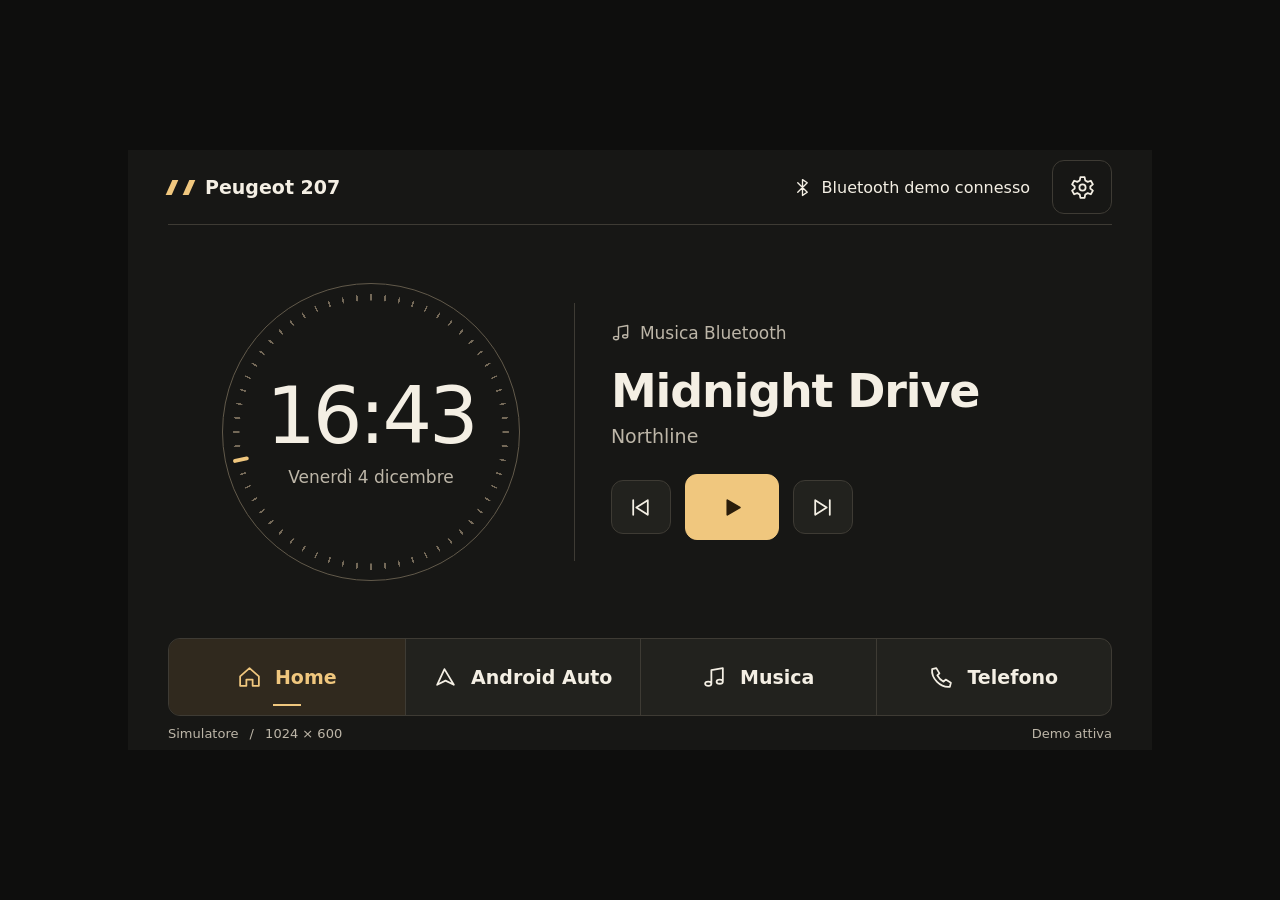
<file: simulatore/index.html>
<!doctype html>
<html lang="it">
<head>
<meta charset="utf-8">
<meta name="viewport" content="width=device-width, initial-scale=1">
<title>Peugeot 207 — Simulatore launcher</title>
<link rel="stylesheet" href="style.css">
<script src="demo.js" defer></script>
<script src="app.js" defer></script>
</head>
<body>
<main id="frame" aria-label="Simulatore autoradio Peugeot 207">
  <div id="display">
    <header>
      <button id="home" class="brand" data-go="home" aria-label="Torna alla Home"><span class="brand-mark" aria-hidden="true"></span> Peugeot 207</button>
      <div class="header-actions">
        <span id="status" role="status"></span>
        <button class="icon" id="settings-link" data-go="settings" aria-label="Impostazioni"></button>
      </div>
    </header>
    <section id="screen" aria-label="Schermata del launcher"></section>
    <nav id="dock" aria-label="Funzioni del launcher"></nav>
    <footer><span>Simulatore <span class="divider">/</span> 1024 × 600</span><span id="mode"></span></footer>
  </div>
</main>
</body>
</html>
</file>
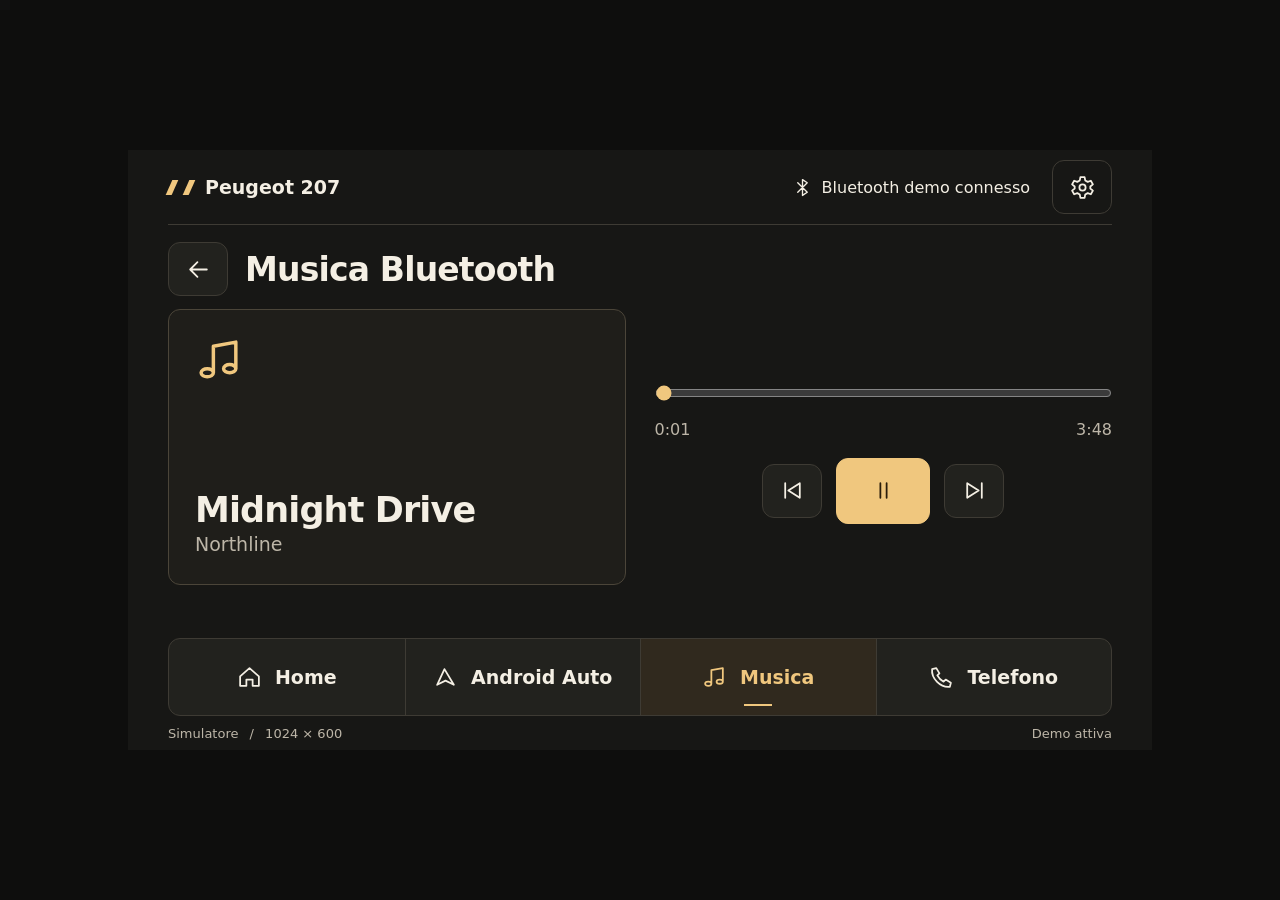
<file: test/browser-test.html>
<!doctype html>
<html lang="it">
<head>
<meta charset="utf-8">
<meta name="viewport" content="width=device-width, initial-scale=1">
<title>Peugeot 207 — Simulatore launcher</title>
<link rel="stylesheet" href="../simulatore/style.css">
<script src="../simulatore/demo.js" defer></script>
<script src="../simulatore/app.js" defer></script>
<script src="browser-test.js" defer></script>
</head>
<body>
<main id="frame" aria-label="Simulatore autoradio Peugeot 207">
  <div id="display">
    <header>
      <button id="home" class="brand" data-go="home" aria-label="Torna alla Home"><span class="brand-mark" aria-hidden="true"></span> Peugeot 207</button>
      <div class="header-actions">
        <span id="status" role="status"></span>
        <button class="icon" id="settings-link" data-go="settings" aria-label="Impostazioni"></button>
      </div>
    </header>
    <section id="screen" aria-label="Schermata del launcher"></section>
    <nav id="dock" aria-label="Funzioni del launcher"></nav>
    <footer><span>Simulatore <span class="divider">/</span> 1024 × 600</span><span id="mode"></span></footer>
  </div>
</main>
</body>
</html>
</file>
<file: simulatore/style.css>
:root {
  color-scheme: dark;
  font-family: system-ui, sans-serif;
  --base: #171715;
  --surface: #22221e;
  --line: #3e3b34;
  --text: #f4efe4;
  --muted: #bdb6a8;
  --accent: #f0c77e;
}
* { box-sizing: border-box; }
body { margin: 0; display: grid; place-items: center; min-height: 100dvh; background: #0e0e0d; color: var(--text); }
#frame { position: relative; overflow: hidden; }
#display { position: absolute; width: 1024px; height: 600px; transform-origin: top left; background: var(--base); padding: 0 40px; display: grid; grid-template-rows: 75px minmax(0, 1fr) 78px 34px; }
header, footer { display: flex; align-items: center; justify-content: space-between; }
header { border-bottom: 1px solid var(--line); }
footer { color: var(--muted); font-size: 13px; }
.header-actions { display: flex; align-items: center; gap: 22px; }
#settings-link { background: transparent; }
#settings-link[aria-current] { color: var(--accent); border-color: var(--accent); }
.divider { padding: 0 7px; }
#status { display: flex; align-items: center; gap: 10px; font-size: 16px; color: var(--muted); }
#status.connected { color: var(--text); }
#status svg { width: 19px; height: 19px; }
svg { width: 25px; height: 25px; flex: none; }
button { font: inherit; color: inherit; background: var(--surface); border: 1px solid var(--line); border-radius: 12px; cursor: pointer; min-height: 54px; }
button:hover:not(:disabled) { background: #302e27; border-color: #817561; }
button:focus-visible, input:focus-visible, h1:focus-visible, .clock:focus-visible { outline: 3px solid var(--accent); outline-offset: 3px; }
button:disabled { opacity: .48; cursor: default; }
.brand { display: flex; align-items: center; gap: 13px; padding: 0 14px; margin-left: -14px; background: transparent; border-color: transparent; font-size: 19px; font-weight: 650; }
.brand-mark { width: 23px; height: 15px; transform: skew(-24deg); border-left: 6px solid var(--accent); border-right: 6px solid var(--accent); }
#screen { min-height: 0; padding: 17px 0; }
.home { height: 100%; display: grid; grid-template-columns: 43% 57%; align-items: center; }
.clock {
  --minute-angle: 0deg;
  position: relative;
  justify-self: center;
  width: 298px;
  aspect-ratio: 1;
  border: 1px solid #61594a;
  border-radius: 50%;
  display: grid;
  align-content: center;
  justify-items: center;
}
.clock-ticks, .minute-marker { position: absolute; pointer-events: none; border-radius: 50%; }
.clock-ticks {
  inset: 10px;
  background: repeating-conic-gradient(from -.33deg, #746958 0deg .66deg, transparent .66deg 6deg);
  mask-image: radial-gradient(closest-side, transparent calc(100% - 7px), #000 calc(100% - 6px));
}
.minute-marker { inset: 7px; transform: rotate(var(--minute-angle)); }
.minute-marker::before { content: ""; position: absolute; top: 0; left: calc(50% - 2px); width: 4px; height: 16px; border-radius: 2px; background: var(--accent); }
.clock time { font-size: 78px; font-weight: 490; letter-spacing: -.04em; line-height: 1; font-variant-numeric: tabular-nums; }
.clock p { font-size: 17px; margin-top: 12px; color: var(--muted); }
.clock p::first-letter { text-transform: uppercase; }
.home-media { display: grid; justify-items: start; align-content: center; gap: 24px; min-height: 258px; padding: 0 36px; border-left: 1px solid var(--line); }
.home-media h1 { font-size: 46px; line-height: 1.05; }
.media-info { display: grid; gap: 7px; }
.source { display: flex; align-items: center; gap: 9px; color: var(--muted); font-size: 17px; }
.source svg { width: 20px; height: 20px; }
#dock { display: grid; grid-template-columns: repeat(4, 1fr); border: 1px solid var(--line); border-radius: 12px; background: var(--surface); }
.dock-item { position: relative; display: flex; justify-content: center; align-items: center; gap: 13px; font-size: 19px; font-weight: 650; background: transparent; border: 0; border-radius: 0; }
.dock-item + .dock-item { border-left: 1px solid var(--line); }
.dock-item:first-child { border-radius: 11px 0 0 11px; }
.dock-item:last-child { border-radius: 0 11px 11px 0; }
.dock-item[aria-current] { background: #30291e; color: var(--accent); }
.dock-item[aria-current]::after { content: ""; position: absolute; bottom: 9px; left: calc(50% - 14px); width: 28px; height: 2px; background: var(--accent); }
.dock-item:focus-visible { z-index: 1; outline-offset: -4px; }
.dock-item.unavailable { color: var(--muted); }
.dock-item.session-active::before { content: ""; position: absolute; top: 10px; right: 11px; width: 7px; height: 7px; border-radius: 50%; background: var(--accent); }
.page-head { display: flex; align-items: center; gap: 17px; margin-bottom: 13px; }
.back, .icon { display: inline-grid; place-items: center; width: 60px; }
h1, h2, p { margin: 0; }
h1 { font-size: 33px; letter-spacing: -.025em; }
h2 { font-size: 35px; letter-spacing: -.025em; }
.subtle { color: var(--muted); font-size: 19px; line-height: 1.5; }
.music, .phone { display: grid; grid-template-columns: 1fr 1fr; gap: 29px; align-items: stretch; min-height: 276px; }
.track { background: #1f1e1a; border: 1px solid #4b4539; border-radius: 12px; padding: 26px; display: flex; flex-direction: column; justify-content: space-between; }
.track svg { width: 49px; height: 49px; color: var(--accent); }
.player, .dial { display: flex; flex-direction: column; justify-content: center; gap: 19px; }
.transport { display: flex; align-items: center; justify-content: center; gap: 14px; }
.primary { background: var(--accent); color: #2a1d0b; border-color: var(--accent); font-weight: 700; }
.primary:hover:not(:disabled) { background: #ffdd9c; color: #2a1d0b; }
.transport .primary { width: 94px; min-height: 66px; }
.timeline { display: grid; gap: 5px; }
input[type=range] { width: 100%; height: 44px; margin: 0; accent-color: var(--accent); }
.times { display: flex; justify-content: space-between; color: var(--muted); font-variant-numeric: tabular-nums; }
.number { font-size: 49px; font-variant-numeric: tabular-nums; overflow-wrap: anywhere; }
.dial-actions { display: grid; grid-template-columns: 1fr 60px; gap: 10px; }
.keypad { display: grid; grid-template-columns: repeat(3,1fr); gap: 8px; }
.keypad button { font-size: 24px; min-height: 59px; font-variant-numeric: tabular-nums; }
.settings { display: grid; gap: 13px; }
.setting { border: 1px solid var(--line); border-radius: 12px; padding: 16px 20px; display: flex; align-items: center; justify-content: space-between; gap: 20px; }
.setting strong { display: block; font-size: 22px; }
.setting button, .action { padding: 0 20px; }
.auto { min-height: 270px; border: 1px solid var(--line); border-radius: 12px; padding: 32px; display: grid; justify-items: start; align-content: center; gap: 16px; }
.auto svg { width: 45px; height: 45px; color: var(--accent); }
::selection { background: var(--accent); color: #2a1d0b; }

.end-call { color: #ffece7; background: #723a31; border-color: #a65d51; font-weight: 700; }
.end-call:hover:not(:disabled) { background: #874539; border-color: #c2796c; }
</file>
